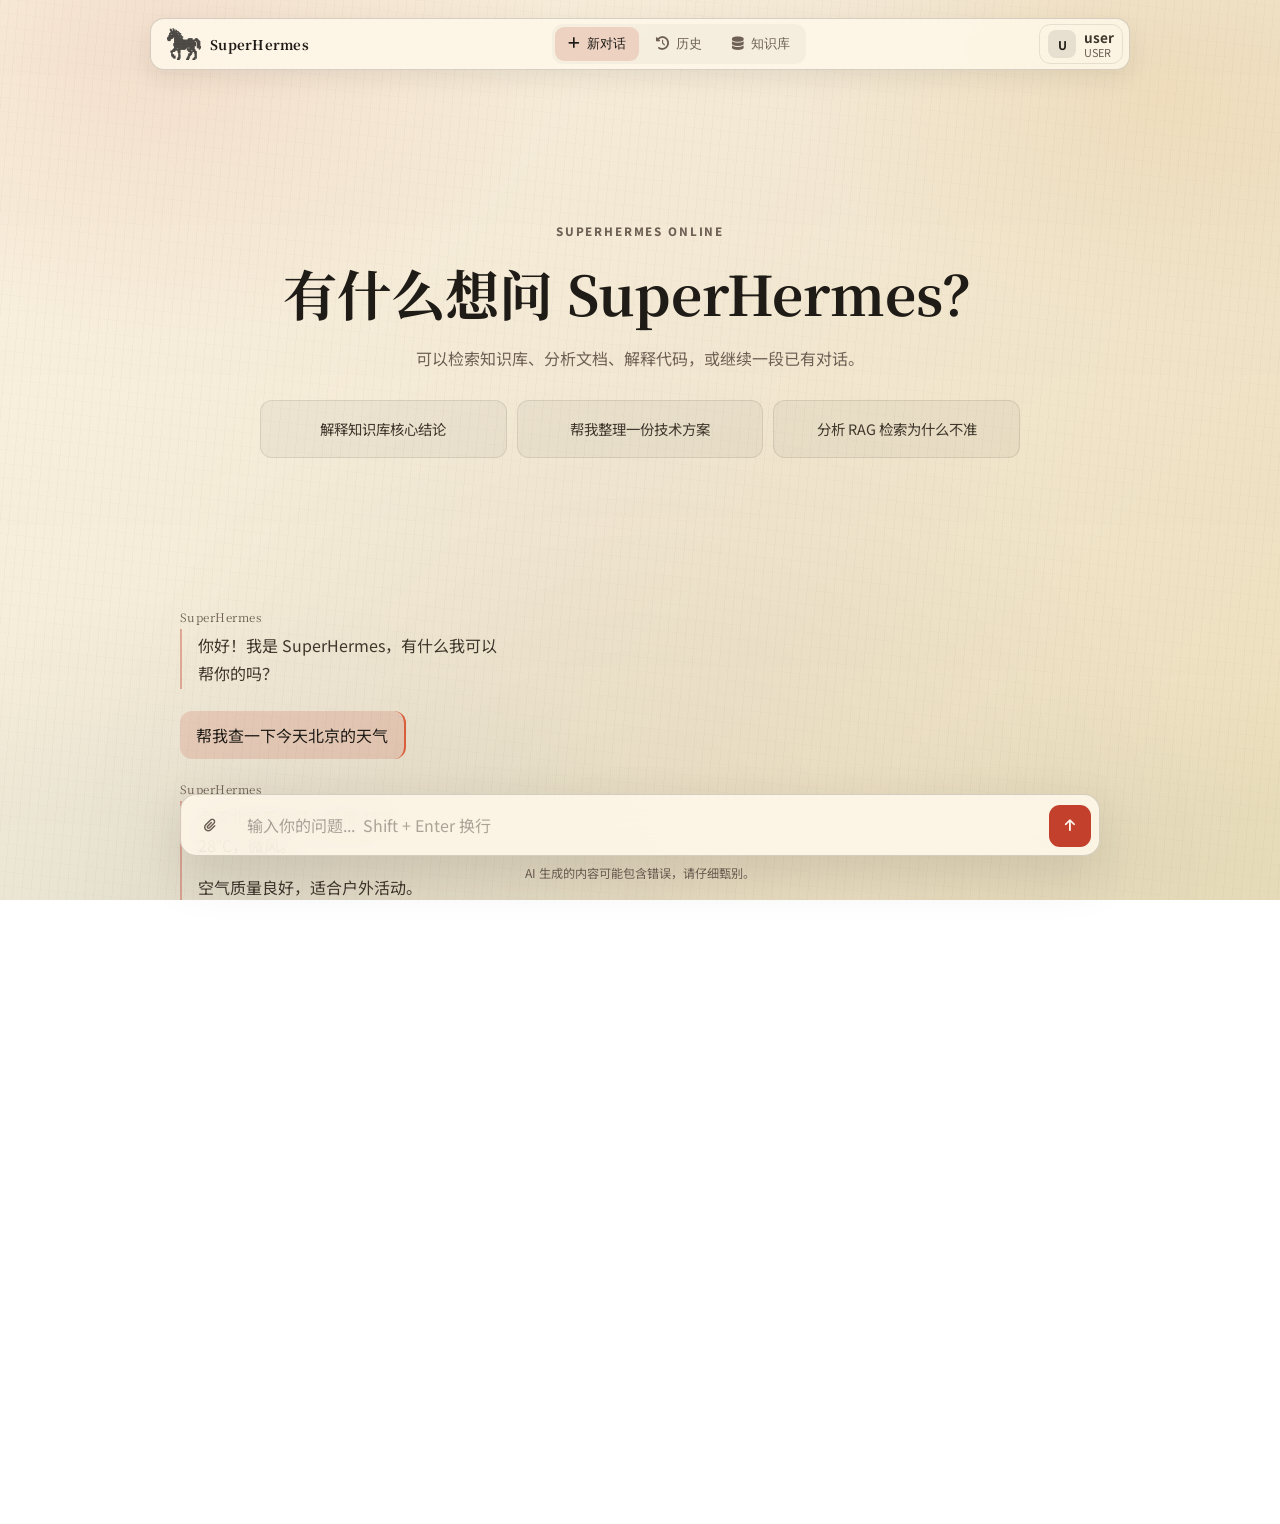
<file: frontend/preview.html>
<!DOCTYPE html>
<html lang="zh-CN">

<head>
    <meta charset="UTF-8">
    <meta name="viewport" content="width=device-width, initial-scale=1.0">
    <title>SuperHermes — Design Preview</title>
    <link rel="icon" href="logo-horse.svg" type="image/svg+xml">
    <link rel="preconnect" href="https://fonts.googleapis.com">
    <link href="https://fonts.googleapis.com/css2?family=Noto+Serif+SC:wght@400;600;700;900&family=Noto+Sans+SC:wght@300;400;500;600&display=swap" rel="stylesheet">
    <link rel="stylesheet" href="https://cdnjs.cloudflare.com/ajax/libs/font-awesome/6.4.0/css/all.min.css">
    <style>
        :root {
            --ink-bg: #F4ECD8;
            --ink-bg-soft: #ECE0C4;
            --ink-surface: rgba(255, 249, 235, 0.86);
            --ink-surface-solid: #FBF5E3;
            --ink-panel: rgba(42, 32, 26, 0.055);
            --paper: #1F1B16;
            --paper-soft: #3F362C;
            --paper-muted: #6E6054;
            --paper-faint: rgba(42, 32, 26, 0.08);
            --cinnabar: #C2402C;
            --cinnabar-strong: #D95E3B;
            --cinnabar-soft: rgba(194, 64, 44, 0.16);
            --seal-red: #8E2A1D;
            --gamboge: #D9A441;
            --gamboge-soft: rgba(217, 164, 65, 0.18);
            --indigo-ink: #425A78;
            --indigo-soft: rgba(66, 90, 120, 0.14);
            --bamboo: #6B8F73;
            --bamboo-soft: rgba(107, 143, 115, 0.14);
            --line: rgba(42, 32, 26, 0.1);
            --line-strong: rgba(42, 32, 26, 0.18);
            --line-brush: rgba(42, 32, 26, 0.28);
            --shadow-soft: 0 18px 50px rgba(60, 42, 32, 0.14);
            --shadow-tight: 0 8px 24px rgba(42, 32, 26, 0.08);
            --shadow-brush: 0 2px 0 rgba(42, 32, 26, 0.05);
            --radius-sm: 8px;
            --radius-md: 12px;
            --radius-lg: 16px;
            --nav-height: 52px;
            --content-max: 920px;
            --composer-max: 920px;
            --transition: 160ms ease;
        }

        * { box-sizing: border-box; margin: 0; padding: 0; }

        html, body {
            width: 100%; height: 100%;
            overflow-x: hidden;
        }

        body {
            font-family: "Noto Sans SC", "Microsoft YaHei", "PingFang SC", system-ui, sans-serif;
            background:
                radial-gradient(ellipse 42rem 30rem at 12% 6%, rgba(194, 64, 44, 0.09), transparent 60%),
                radial-gradient(ellipse 38rem 26rem at 90% 10%, rgba(217, 164, 65, 0.12), transparent 58%),
                radial-gradient(ellipse 48rem 34rem at 18% 102%, rgba(66, 90, 120, 0.09), transparent 60%),
                radial-gradient(ellipse 34rem 22rem at 92% 96%, rgba(107, 143, 115, 0.08), transparent 60%),
                repeating-linear-gradient(95deg, rgba(42, 32, 26, 0.022) 0 1px, transparent 1px 9px),
                repeating-linear-gradient(6deg, rgba(42, 32, 26, 0.012) 0 1px, transparent 1px 14px),
                linear-gradient(135deg, #FBF5E3 0%, #F4ECD8 42%, #EDDFBC 100%);
            color: var(--paper);
            min-height: 100vh;
        }

        body::before {
            content: "";
            position: fixed;
            inset: 0;
            pointer-events: none;
            background:
                linear-gradient(rgba(194, 64, 44, 0.025), rgba(42, 32, 26, 0)),
                radial-gradient(circle at 50% 100%, rgba(42, 32, 26, 0.06), transparent 36rem);
            mix-blend-mode: multiply;
        }

        button:focus-visible, input:focus-visible, textarea:focus-visible {
            outline: 2px solid rgba(198, 80, 58, 0.72);
            outline-offset: 2px;
        }

        button { border: 0; cursor: pointer; }

        /* ── Nav ── */
        .top-nav {
            position: fixed;
            top: 18px;
            left: 50%;
            z-index: 40;
            width: min(980px, calc(100vw - 32px));
            height: var(--nav-height);
            transform: translateX(-50%);
            display: flex;
            align-items: center;
            justify-content: space-between;
            gap: 14px;
            padding: 6px;
            border: 1px solid var(--line-strong);
            border-radius: 14px;
            background: rgba(255, 249, 235, 0.82);
            box-shadow: var(--shadow-tight);
            backdrop-filter: blur(18px);
            -webkit-backdrop-filter: blur(18px);
            animation: nav-in 420ms ease both;
        }

        .brand-lockup {
            display: inline-flex;
            align-items: center;
            gap: 9px;
            padding: 6px 10px;
            border-radius: 10px;
            color: var(--paper);
            background: transparent;
        }
        .brand-lockup:hover { background: var(--paper-faint); }

        .brand-mark {
            display: block;
            object-fit: contain;
            flex-shrink: 0;
        }
        .brand-mark-sm {
            width: 34px;
            height: 34px;
        }

        .brand-name {
            font-family: "Noto Serif SC", "Songti SC", serif;
            letter-spacing: 0.02em;
            font-weight: 700;
        }

        .nav-actions {
            display: flex;
            align-items: center;
            gap: 4px;
            padding: 3px;
            border-radius: 11px;
            background: rgba(42, 32, 26, 0.035);
        }

        .nav-pill {
            display: inline-flex;
            align-items: center;
            gap: 7px;
            padding: 8px 13px;
            border-radius: 9px;
            color: var(--paper-muted);
            background: transparent;
            transition: background var(--transition), color var(--transition);
            white-space: nowrap;
        }
        .nav-pill:hover { background: var(--paper-faint); color: var(--paper); }
        .nav-pill.active { color: var(--paper); background: var(--cinnabar-soft); }

        .user-cluster { display: flex; align-items: center; gap: 8px; }

        .user-chip {
            display: flex; align-items: center; gap: 8px;
            padding: 5px 8px;
            border: 1px solid var(--line);
            border-radius: 11px;
            color: var(--paper-soft);
        }

        .user-avatar {
            width: 28px; height: 28px;
            display: inline-flex; align-items: center; justify-content: center;
            border-radius: 8px;
            background: rgba(42, 32, 26, 0.1);
            color: var(--paper);
            font-weight: 700; font-size: 12px;
        }

        .user-meta { display: flex; flex-direction: column; align-items: flex-start; line-height: 1.05; }
        .user-meta strong { font-size: 0.85rem; }
        .user-meta small { margin-top: 3px; color: var(--paper-muted); font-size: 0.68rem; text-transform: uppercase; }

        /* ── Workspace ── */
        .workspace {
            position: relative; z-index: 1;
            padding: 92px 20px 132px;
            min-height: 100vh;
        }

        .chat-scroll {
            width: min(var(--content-max), calc(100vw - 40px));
            margin: 0 auto;
        }

        /* ── Welcome ── */
        .welcome-screen {
            display: flex;
            flex-direction: column;
            align-items: center;
            justify-content: center;
            min-height: 55vh;
            text-align: center;
            gap: 12px;
            animation: panel-in 420ms ease both;
        }

        .eyebrow {
            color: var(--cinnabar-strong);
            font-size: 0.72rem;
            font-weight: 800;
            letter-spacing: 0.16em;
            text-transform: uppercase;
        }

        .welcome-screen h1 {
            font-family: "Noto Serif SC", "Songti SC", serif;
            font-size: clamp(2rem, 5vw, 3.4rem);
            color: var(--paper);
            letter-spacing: 0;
        }

        .welcome-screen p {
            max-width: 620px;
            line-height: 1.75;
            color: var(--paper-muted);
        }

        .prompt-grid {
            display: grid;
            grid-template-columns: repeat(3, minmax(0, 1fr));
            gap: 10px;
            width: min(760px, 100%);
            margin-top: 16px;
        }

        .prompt-grid button {
            min-height: 58px;
            border: 1px solid var(--line);
            border-radius: var(--radius-md);
            color: var(--paper-soft);
            background: rgba(42, 32, 26, 0.04);
            padding: 12px;
            line-height: 1.35;
            font-family: inherit;
            font-size: 0.9rem;
            transition: background var(--transition), border-color var(--transition), transform var(--transition);
        }
        .prompt-grid button:hover {
            border-color: var(--line-strong);
            transform: translateY(-1px);
            background: var(--paper-faint);
            color: var(--paper);
        }

        /* ── Messages ── */
        .message {
            width: 100%;
            display: flex;
            margin: 22px 0;
            animation: message-in 220ms ease both;
        }

        .user-message { align-items: flex-end; }
        .bot-message { align-items: flex-start; }

        .message-content {
            max-width: 82%;
            line-height: 1.75;
            overflow-wrap: anywhere;
        }

        .user-content {
            max-width: min(68%, 680px);
            padding: 10px 16px;
            border-radius: var(--radius-md);
            color: var(--paper);
            background: var(--cinnabar-soft);
            border-right: 2px solid var(--cinnabar-strong);
            white-space: pre-wrap;
            transition: background var(--transition);
        }
        .user-content:hover { background: rgba(194, 64, 44, 0.22); }

        .bot-content {
            padding: 2px 0 2px 16px;
            border-left: 2px solid rgba(194, 64, 44, 0.38);
            color: var(--paper-soft);
        }
        .bot-content p { margin: 0 0 0.9em; }
        .bot-content p:last-child { margin-bottom: 0; }
        .bot-content ul, .bot-content ol { margin: 0.6em 0 0.9em 1.35em; }
        .bot-content code {
            font-family: "Cascadia Mono", "Consolas", monospace;
            font-size: 0.92em;
        }
        .bot-content :not(pre) > code {
            border: 1px solid var(--line);
            border-radius: 6px;
            background: rgba(42, 32, 26, 0.07);
            padding: 0.1em 0.35em;
        }
        .bot-content pre {
            max-width: 100%;
            overflow-x: auto;
            margin: 1em 0;
            padding: 14px;
            border: 1px solid var(--line);
            border-radius: var(--radius-md);
            background: rgba(42, 32, 26, 0.08);
        }

        .bot-label {
            font-size: 0.72rem;
            color: var(--paper-muted);
            font-family: "Noto Serif SC", serif;
            margin-bottom: 4px;
            letter-spacing: 0.04em;
        }

        .bot-message-actions {
            display: flex;
            align-items: center;
            gap: 4px;
            margin-top: 8px;
            margin-left: 16px;
        }

        .msg-action-btn {
            width: 32px; height: 32px;
            display: inline-flex; align-items: center; justify-content: center;
            border: 0; border-radius: 8px;
            color: var(--paper-muted);
            background: transparent;
            transition: color var(--transition), background var(--transition);
        }
        .msg-action-btn:hover { color: var(--paper); background: var(--paper-faint); }

        /* ── Composer ── */
        .composer-dock {
            position: fixed;
            left: 50%;
            bottom: 18px;
            z-index: 35;
            width: min(var(--composer-max), calc(100vw - 32px));
            transform: translateX(-50%);
        }

        .composer {
            display: flex;
            align-items: flex-end;
            gap: 8px;
            padding: 8px;
            border: 1px solid var(--line-strong);
            border-radius: 16px;
            background: rgba(255, 249, 235, 0.86);
            box-shadow: var(--shadow-soft);
            backdrop-filter: blur(18px);
            -webkit-backdrop-filter: blur(18px);
        }

        .composer textarea {
            flex: 1;
            min-height: 42px;
            resize: none;
            border: 0; outline: none;
            background: transparent;
            color: var(--paper);
            padding: 10px 8px;
            font-family: inherit;
            font-size: 1rem;
            line-height: 1.5;
        }
        .composer textarea::placeholder { color: rgba(42, 32, 26, 0.38); }

        .composer-icon, .send-button {
            width: 42px; height: 42px;
            flex: 0 0 42px;
            display: inline-flex; align-items: center; justify-content: center;
            border-radius: 11px;
        }
        .composer-icon {
            color: var(--paper-muted);
            background: transparent;
        }
        .composer-icon:hover { background: var(--paper-faint); color: var(--cinnabar); }

        .send-button {
            color: #fff8ef;
            background: var(--cinnabar);
        }
        .send-button:hover { transform: translateY(-1px); background: var(--cinnabar-strong); }

        .composer-note {
            margin-top: 8px;
            text-align: center;
            font-size: 0.76rem;
            color: var(--paper-muted);
        }

        /* ── Scrollbar ── */
        ::-webkit-scrollbar { width: 8px; }
        ::-webkit-scrollbar-track { background: transparent; }
        ::-webkit-scrollbar-thumb { border-radius: 999px; background: rgba(42, 32, 26, 0.16); }

        /* ── Animations ── */
        @keyframes nav-in {
            from { opacity: 0; transform: translate(-50%, -8px); }
            to   { opacity: 1; transform: translate(-50%, 0); }
        }
        @keyframes panel-in {
            from { opacity: 0; transform: translateY(8px); }
            to   { opacity: 1; transform: translateY(0); }
        }
        @keyframes message-in {
            from { opacity: 0; transform: translateY(6px); }
            to   { opacity: 1; transform: translateY(0); }
        }

        @media (max-width: 760px) {
            .top-nav { top: 10px; width: calc(100vw - 20px); }
            .brand-name, .user-meta { display: none; }
            .nav-actions { flex: 1; min-width: max-content; }
            .nav-pill span { display: none; }
            .workspace { padding: 76px 10px 122px; }
            .chat-scroll { width: 100%; }
            .prompt-grid { grid-template-columns: 1fr; }
            .message-content, .user-content { max-width: 90%; }
            .composer-dock { bottom: 10px; width: calc(100vw - 20px); }
        }
    </style>
</head>
<body>

    <header class="top-nav">
        <button class="brand-lockup">
            <img class="brand-mark brand-mark-sm" src="logo-horse.svg" alt="" width="34" height="34" aria-hidden="true">
            <span class="brand-name">SuperHermes</span>
        </button>

        <div class="nav-actions">
            <button class="nav-pill active"><i class="fas fa-plus"></i> <span>新对话</span></button>
            <button class="nav-pill"><i class="fas fa-clock-rotate-left"></i> <span>历史</span></button>
            <button class="nav-pill"><i class="fas fa-database"></i> <span>知识库</span></button>
        </div>

        <div class="user-cluster">
            <div class="user-chip">
                <span class="user-avatar">U</span>
                <div class="user-meta">
                    <strong>user</strong>
                    <small>user</small>
                </div>
            </div>
        </div>
    </header>

    <main class="workspace">
        <div class="chat-scroll">
            <div class="welcome-screen">
                <p class="eyebrow">SuperHermes Online</p>
                <h1>有什么想问 SuperHermes？</h1>
                <p>可以检索知识库、分析文档、解释代码，或继续一段已有对话。</p>

                <div class="prompt-grid">
                    <button>解释知识库核心结论</button>
                    <button>帮我整理一份技术方案</button>
                    <button>分析 RAG 检索为什么不准</button>
                </div>
            </div>

            <!-- Bot: greeting -->
            <div class="message bot-message">
                <div>
                    <div class="bot-label">SuperHermes</div>
                    <div class="message-content bot-content">
                        <p>你好！我是 SuperHermes，有什么我可以帮你的吗？</p>
                    </div>
                </div>
            </div>

            <!-- User -->
            <div class="message user-message">
                <div class="message-content user-content">帮我查一下今天北京的天气</div>
            </div>

            <!-- Bot: weather -->
            <div class="message bot-message">
                <div>
                    <div class="bot-label">SuperHermes</div>
                    <div class="message-content bot-content">
                        <p>今天北京天气晴，温度 15°C ~ 28°C，微风。</p>
                        <p>空气质量良好，适合户外活动。</p>
                    </div>
                    <div class="bot-message-actions">
                        <button class="msg-action-btn" title="复制"><i class="fas fa-copy"></i></button>
                        <button class="msg-action-btn" title="重新生成"><i class="fas fa-arrows-rotate"></i></button>
                    </div>
                </div>
            </div>

            <!-- User -->
            <div class="message user-message">
                <div class="message-content user-content">帮我分析一下这份数据报告的要点</div>
            </div>

            <!-- Bot: code example -->
            <div class="message bot-message">
                <div>
                    <div class="bot-label">SuperHermes</div>
                    <div class="message-content bot-content">
                        <p>好的，这是一个简单的数据分析示例：</p>
                        <pre><code>import pandas as pd

df = pd.read_csv("data.csv")
summary = df.describe()
print(summary)</code></pre>
                        <p>运行后会输出数据的统计摘要，包括均值、标准差、最小值和最大值等。</p>
                    </div>
                    <div class="bot-message-actions">
                        <button class="msg-action-btn" title="复制"><i class="fas fa-copy"></i></button>
                        <button class="msg-action-btn" title="重新生成"><i class="fas fa-arrows-rotate"></i></button>
                    </div>
                </div>
            </div>
        </div>
    </main>

    <div class="composer-dock">
        <div class="composer">
            <button class="composer-icon" title="附件"><i class="fas fa-paperclip"></i></button>
            <textarea placeholder="输入你的问题...  Shift + Enter 换行" rows="1"></textarea>
            <button class="send-button" title="发送"><i class="fas fa-arrow-up"></i></button>
        </div>
        <p class="composer-note">AI 生成的内容可能包含错误，请仔细甄别。</p>
    </div>

</body>
</html>
</file>
